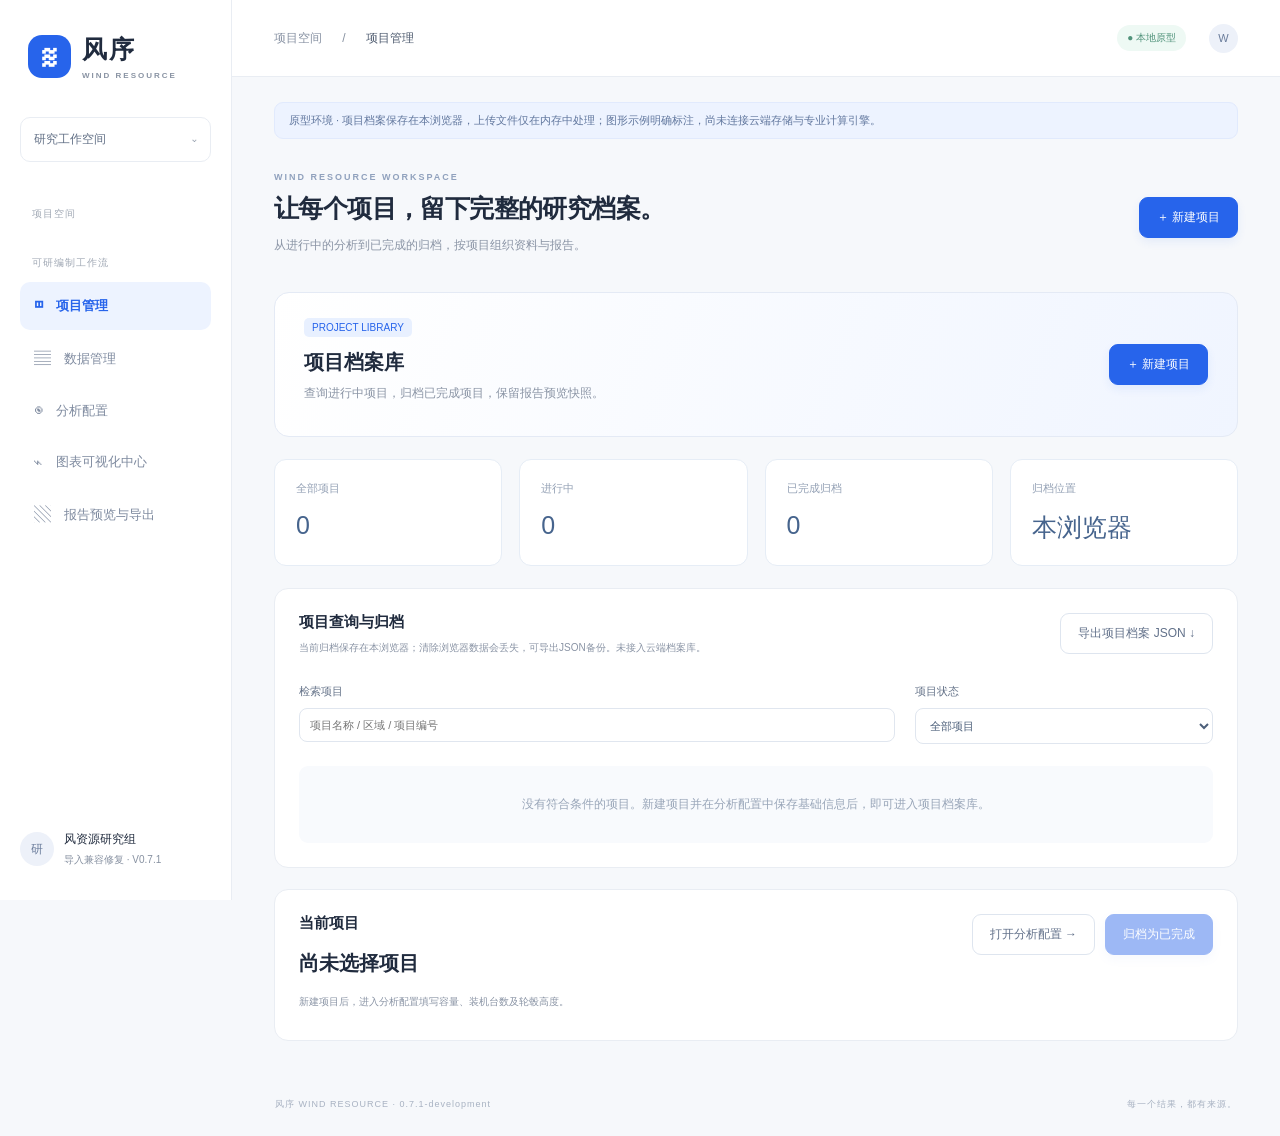
<file: index.html>
<!doctype html><html lang="zh-CN"><head><meta charset="UTF-8"><meta name="viewport" content="width=device-width,initial-scale=1"><title>风序 · 风资源分析工作台 V0.4</title><link rel="stylesheet" href="style.css"></head><body>
<aside><a class="brand" href="#overview"><span class="logo">≋</span><div>风序 <small>WIND RESOURCE</small></div></a><div class="workspace">研究工作空间 <span>⌄</span></div><div class="navlabel">项目空间</div><nav><div class="navlabel">可研编制工作流</div><button data-page="overview" class="active">◫ <span>项目管理</span></button><button data-page="data">▤ <span>数据管理</span></button><button data-page="analysis">◉ <span>分析配置</span></button><button data-page="charts">⌁ <span>图表可视化中心</span></button><button data-page="report">▧ <span>报告预览与导出</span></button></nav><div class="asidebottom"><span class="avatar">研</span><div>风资源研究组<small>导入兼容修复 · V0.7.1</small></div></div></aside>
<div class="shell"><header><div>项目空间 <span class="muted">/</span> <b id="breadcrumb">项目信息</b></div><div class="headerRight"><span class="pill">● 本地原型</span><span class="avatar small">W</span></div></header><main><div class="notice">原型环境 · 项目档案保存在本浏览器，上传文件仅在内存中处理；图形示例明确标注，尚未连接云端存储与专业计算引擎。</div><section class="projectline"><div><div class="eyebrow">WIND RESOURCE WORKSPACE</div><h1 id="pageTitle">让每一份风数据，成为可靠的决策。</h1><p id="pageDesc">从数据到图表，再到可研报告，在一个工作空间内完成。</p></div><button class="primary" id="topAction">＋ 导入测风数据</button></section>
<section id="overview" class="page active"><div class="projectcard"><div><span class="tag">PROJECT LIBRARY</span><h2>项目档案库</h2><p>查询进行中项目，归档已完成项目，保留报告预览快照。</p></div><button class="primary" id="newProject">＋ 新建项目</button></div><div class="archiveCounts" id="archiveCounts"></div><article class="card"><div class="cardhead"><div><h3>项目查询与归档</h3><p>当前归档保存在本浏览器；清除浏览器数据会丢失，可导出JSON备份。未接入云端档案库。</p></div><button class="outline" id="archiveExport">导出项目档案 JSON ↓</button></div><div class="archiveFilters"><label>检索项目<input id="projectSearch" type="search" placeholder="项目名称 / 区域 / 项目编号"></label><label>项目状态<select id="projectStatus"><option value="all">全部项目</option><option value="draft">进行中</option><option value="completed">已完成归档</option></select></label></div><div id="projectArchiveList" class="tablewrap"></div></article><article class="card"><div class="cardhead"><div><h3>当前项目</h3><h2 id="projectNameDisplay">尚未选择项目</h2><p id="activeProjectNote">新建项目后，进入分析配置填写容量、装机台数及轮毂高度。</p></div><div class="projectActions"><button class="outline" data-go="analysis">打开分析配置 →</button><button class="outline" id="cloneProject" hidden>复制为新项目</button><button class="primary" id="completeProject">归档为已完成</button></div></div></article><div hidden><div id="metrics"></div><select id="mast"><option>示例测风塔 T01 · 80m</option></select><div id="templateMap"></div></div></section>
<section id="data" class="page"><div class="fourgrid" id="slots"></div><article class="card"><div class="cardhead"><div><h3>本地数据预检</h3><p>CSV / TXT 预览与字段映射；本原型不解析 Excel，生产版计划支持 XLSX。</p></div><button class="textbtn" id="sampleDownload">下载 CSV 示例 ↓</button></div><div class="formgrid"><label>数据阶段<select id="stage"><option value="raw">原始测风数据</option><option value="qc">质控后测风数据</option><option value="final">订正外推到轮毂高度的数据</option><option value="mesoscale">中尺度数据</option></select></label><label>选择文件<input type="file" id="file" accept=".csv,.txt,.xlsx,.xls"></label><label>文件时间口径<select id="timezone"><option value="8">北京时间 UTC+08:00</option><option value="0">UTC</option></select></label><label>采样步长（分钟）<input type="number" id="interval" min="1" value="10"></label></div><div id="fileStatus" class="empty">尚未选择文件。支持逗号、制表符或分号分隔的 UTF-8 文本。</div><div id="mapping" hidden><div class="formgrid"><label>时间列<select id="timecol"></select></label><label>风速列（m/s）<select id="speedcol"></select></label><label>方向列（°，可选）<select id="dircol"></select></label><label>质量列（可选；0/valid 为有效）<select id="qccol"></select></label></div><button id="inspect" class="primary">运行本地预检</button><div id="preview" class="tablewrap"></div></div></article><article id="preflight" class="card" hidden></article></section>
<section id="analysis" class="page"><div id="analysisArchiveHint" class="hint warning" hidden>正在查阅已完成项目，配置为只读。请返回项目管理，复制为新项目后继续分析。</div><article class="card profileCard"><div class="cardhead"><div><h3>项目基础信息与装机方案</h3><p>集中维护项目名称、容量、装机台数；下方设置轮毂高度及分析时段。</p></div><span class="tag">关联项目档案</span></div><form id="projectForm"><div class="formgrid"><label>项目名称<input id="projectName" placeholder="请输入项目名称" maxlength="100" required></label><label>项目阶段<select id="projectStage"><option>可行性研究</option><option>预可行性研究</option><option>可研复核</option><option>投标方案</option></select></label><label>所属区域<input id="region" placeholder="省 / 市 / 县" maxlength="100"></label><label>规划容量（MW）<input id="capacity" type="number" min="0.1" step="0.1" placeholder="待填写"></label><label>装机台数<input id="turbineCount" type="number" min="1" max="10000" step="1" placeholder="待填写"></label><label>场址海拔（m）<input id="elevation" type="number" min="-500" max="9000" placeholder="待填写"></label><label>地形类型<select id="terrain"><option>山地 / 复杂地形</option><option>丘陵</option><option>平原 / 简单地形</option><option>待确认</option></select></label></div><label>资料局限与复核重点<textarea id="projectNotes" rows="3" maxlength="1000" placeholder="例如：安装报告待补，部分通道高度需核实。"></textarea></label><button class="primary wide" type="submit">保存项目基础信息</button></form></article><div class="twocol"><article class="card"><div class="cardhead"><div><h3>分析参数</h3><p>先确定数据阶段，再确定统计口径。</p></div><span class="tag soft">配置草稿</span></div><form id="configForm"><div class="formgrid"><label>测风年开始<input type="date" id="start" value="2024-01-01" required></label><label>测风年结束（不含）<input type="date" id="end" value="2025-01-01" required></label><label>目标轮毂高度（m）<input type="number" id="height" value="125" min="1" max="500" required></label><label>风向扇区<select id="sectors"><option>16</option><option>12</option><option>8</option></select></label></div><label class="fieldtitle">长序列回溯窗口</label><div class="segments" id="windows"><button type="button" data-years="10">近 10 年</button><button type="button" data-years="20" class="selected">近 20 年</button><button type="button" data-years="30">近 30 年</button></div><div id="windowPreview" class="hint"></div><label class="fieldtitle">参数计算与来源配置（草稿）</label><div class="formgrid"><label>密度资料来源<select id="densityMethod"><option value="measured">塔实测温压</option><option value="station">气象站推算</option><option value="mesoscale">中尺度资料</option><option value="pending">资料待补</option></select></label><label>切变取用依据<select id="shearMethod"><option value="paired">同期多高度拟合</option><option value="borrowed">借用塔切变（待核验）</option><option value="pending">资料待补</option></select></label><label>长期相关性分组<select id="correlationMode"><option value="overall">总体相关</option><option value="sectors">总体＋分扇区相关</option></select></label><label>规范状态<input value="待提供并审核；专业判级未启用" readonly></label></div><label class="fieldtitle">数据处理路径</label><label class="radio"><input type="radio" name="path" value="final" checked> 使用已订正、已外推的最终数据 <small>跳过订正与外推</small></label><label class="radio"><input type="radio" name="path" value="raw"> 从测风数据建立处理流程 <small>引擎待实现</small></label><div class="hint warning">专业方法状态：待规范审核。密度、切变、Weibull、湍流、相关性等可浏览合成图形方案；真实文件的专业计算尚未接入。</div><button class="primary wide" type="submit">保存配置并进入图表中心 →</button></form></article><article class="card"><h3>本次分析的输出与规范状态</h3><div class="outputlist"><div><b>01 · 数据质量</b><p>完整率、有效率、删除与插补统计</p></div><div><b>02 · 风况特征</b><p>月变化、日变化、频率与玫瑰图</p></div><div><b>03 · 长序列分析</b><p>同期对齐、16扇区相关与年际变化</p></div><div><b>04 · 报告草稿</b><p>绑定第2章，保留待补字段与来源</p></div></div><div class="hint">窗口默认以测风年结束日期为锚点，向前回溯日历年。数据不足时需披露实际覆盖，不能将短序列标为完整30年。</div><button class="outline wide" id="configDownload">下载配置 JSON ↓</button></article></div></section>
<section id="charts" class="page"><div class="boardTabs" id="chartBoardTabs" role="tablist" aria-label="图表板块"></div><div class="vizSummary"><div><span class="eyebrow">VISUAL ANALYSIS LIBRARY</span><h2>风参数图谱</h2><p>从基础参数到轮毂成果，按可研论证主线组织。</p></div><div><span class="tag">按可研顺序组织</span> <span class="tag soft">可导出 SVG / CSV</span></div></div><div class="vizlayout"><article class="card chartcatalog"><div class="cataloghead"><h3>图表目录</h3><input id="chartSearch" type="search" placeholder="搜索参数或图表…" aria-label="搜索图表"></div><div id="chartTabs"></div></article><div class="vizmain"><article class="card"><div class="vizfilters"><label>数据来源类型<select id="previewSource"><option value="mesoscale">长期中尺度数据</option><option value="mast">测风塔数据</option></select></label><label>数据来源<select id="chartSource"><option value="example">合成示例 · 浏览图形方案</option><option value="imported">真实导入 · 已确认资料</option></select></label><label>数据阶段<select id="vizStage"><option value="raw">原始测风数据</option><option value="qc">质控后测风数据</option><option value="final">订正外推到轮毂高度的数据</option><option value="mesoscale">中尺度数据</option></select></label><label>显示对象<select id="vizObject"><option value="T01">示例 T01 · 80 m</option><option value="T02">示例 T02 · 90 m</option><option value="hub">示例轮毂 · 125 m</option></select></label></div><div class="previewRange"><label>预览开始<input id="previewStart" type="date" value="2024-01-01"></label><label>预览结束（不含）<input id="previewEnd" type="date" value="2025-01-01"></label><button class="outline" id="applyPreview">应用时间范围</button><span id="rangeState" role="status"></span></div><div id="contextHint" class="contextnote"></div><div class="cardhead"><div><div id="chapterBinding" class="eyebrow"></div><h3 id="chartTitle"></h3><p id="chartSubtitle"></p></div><span class="tag soft" id="sourceBadge">合成示例</span></div><div id="sectorFilter" hidden><label>相关性分组（示例）<select id="corrSector"><option value="all">总体</option><option value="0">N</option><option value="4">E</option><option value="8">S</option><option value="12">W</option></select></label></div><div id="chartStats" class="chartStats"></div><div id="mainChart" class="chart large"></div><div id="chartNote" class="hint"></div><div class="charttoolbar"><button class="outline" id="svgDownload">下载图形 SVG ↓</button><button class="outline" id="csvDownload">下载当前结果 CSV ↓</button><button class="textbtn" id="toggleTable" aria-expanded="true">收起数据表</button></div><div id="chartTable" class="tablewrap"></div></article><article class="card"><h3>资料要求与报告位置</h3><div id="requirements"></div><button class="outline" id="jumpReport">查看对应报告章节 →</button></article></div></div></section>
<section id="report" class="page"><div id="archiveState" class="hint warning" hidden>当前为已完成项目的本地归档查阅模式；基础配置只读，原始数据不在归档中。</div><div class="reportintro hint">模板 V0.2：依据 → 背景 → 测风与质量 → 基础参数 → 长期代表性 → 轮毂成果 → 极值 → 灾害 → 评价。黄色为待补项；专业图形示例不进入正式结论。</div><div class="reporttoolbar"><div class="reportType"><label>报告类型<select id="reportType"><option value="feasibility">风电可行性研究 · 第2章风能资源</option><option disabled>预可研模板（后续扩展）</option><option disabled>专项评估模板（后续扩展）</option></select></label><label>导出格式<select id="reportFormat"><option value="html">HTML可读草稿</option><option disabled>正式DOCX（未接入）</option><option disabled>PDF（未接入）</option></select></label></div><span class="tag amber" id="reportArchiveTag">当前可研草稿 · 未审</span><button class="primary" id="reportDownload">下载报告预览 HTML ↓</button></div><div class="reportlayout"><article class="card chapters"><h3>第2章 · 风能资源</h3><div id="chapterList"></div></article><article class="paper"><div class="paperbrand">风资源可行性研究 · 设计预览</div><h2 id="chapterTitle"></h2><div id="chapterBody"></div><footer>标准模板 V0.2 <span>草稿 / 待人工复核</span></footer></article></div></section>

</main><footer class="appfooter">风序 WIND RESOURCE <span>每一个结果，都有来源。</span></footer></div><div id="toast" role="status"></div><script src="app.js"></script><script src="viz-v03.js"></script><script src="workspace-v04.js"></script><script src="channel-library.js"></script><script src="data-core.js"></script><script src="xlsx-input.js"></script><script src="data-import-v05.js"></script><script src="channel-recognition-ui.js"></script><script src="standard-channels.js"></script><script src="upload-flow-v07.js"></script><script src="import-repair.js"></script></body></html>
</file>
<file: style.css>
:root{--blue:#2764eb;--ink:#202b3e;--muted:#8791a1;--line:#e9edf3;--bg:#f6f8fb}*{box-sizing:border-box}body{margin:0;color:var(--ink);background:var(--bg);font-family:-apple-system,BlinkMacSystemFont,"Segoe UI","PingFang SC","Microsoft YaHei",sans-serif;font-size:14px}button,input,select{font:inherit}button,a,input,select{outline-offset:4px}button{cursor:pointer;transition:.18s}button:hover{filter:brightness(.96)}a{color:inherit;text-decoration:none}aside{width:232px;position:fixed;inset:0 auto 0 0;background:white;border-right:1px solid var(--line);padding:33px 20px;display:flex;flex-direction:column}.brand{display:flex;align-items:center;gap:11px;padding:0 8px;font-size:25px;font-weight:700;letter-spacing:2px}.logo{display:grid;place-items:center;width:43px;height:43px;border-radius:14px;background:var(--blue);color:white;font-size:35px}.brand small{display:block;font-size:8px;letter-spacing:2px;color:#8993a3;margin-top:5px}.workspace{margin:37px 0 22px;padding:13px;border:1px solid var(--line);border-radius:10px;font-size:12px;color:#627086}.workspace span{float:right}.navlabel{text-transform:uppercase;color:#a1a9b5;font-size:10px;margin:23px 12px 12px;letter-spacing:1px}nav button{border:0;background:none;color:#7e8a9f;width:100%;text-align:left;padding:14px;border-radius:10px;margin:3px 0;display:flex;gap:13px;align-items:center;font-size:17px}nav button span{font-size:13px}nav button.active{color:var(--blue);background:#edf3ff;font-weight:600}nav i{font-size:10px;font-style:normal;margin-left:auto;background:#e5ecf8;padding:2px 6px;border-radius:4px}.asidebottom{margin-top:auto;display:flex;gap:10px;align-items:center;font-size:12px}.asidebottom small{display:block;color:var(--muted);font-size:10px;margin-top:5px}.avatar{display:grid;place-items:center;background:#edf1f9;color:#6a7c9b;border-radius:50%;width:34px;height:34px}.avatar.small{width:29px;height:29px;font-size:11px}.shell{margin-left:232px}header{height:77px;background:#fff;border-bottom:1px solid var(--line);padding:0 42px;display:flex;align-items:center;justify-content:space-between;font-size:12px;color:#8892a3}header b{color:#4f5c70;font-weight:500}header .muted{margin:0 17px}.headerRight{display:flex;align-items:center;gap:23px}.pill{font-size:10px;color:#51937b;background:#eef9f4;padding:6px 10px;border-radius:20px}main{max-width:1510px;margin:auto;padding:25px 42px 20px}.notice{background:#edf3ff;color:#61779e;border:1px solid #e1eafd;padding:10px 14px;border-radius:9px;font-size:11px}.projectline{display:flex;justify-content:space-between;align-items:center;margin:33px 0 28px;gap:16px}.eyebrow{font-size:9px;letter-spacing:2px;color:#90a1bd;font-weight:600}h1{font-size:26px;letter-spacing:-.6px;font-weight:650;margin:10px 0}p{line-height:1.8;color:#8a94a5;font-size:12px;margin:7px 0}h2{font-size:20px;font-weight:600}h3{font-size:15px;font-weight:600;margin:0 0 7px}.primary,.outline{border-radius:9px;padding:11px 17px;font-size:12px;white-space:nowrap}.primary{background:var(--blue);color:white;border:1px solid var(--blue);box-shadow:0 4px 10px #2764eb15}.outline{background:white;color:#62718a;border:1px solid #dee5ef}.textbtn{background:none;border:0;color:var(--blue);font-size:11px}.wide{width:100%;margin-top:16px}.page{display:none}.page.active{display:block}.projectcard{display:flex;align-items:center;justify-content:space-between;gap:20px;background:linear-gradient(110deg,#fff,#f0f5ff);border:1px solid #e4eaf5;border-radius:15px;padding:25px 29px}.projectcard h2{margin:12px 0 5px}.dot{margin:0 10px;color:#bec7d4}.tag{font-size:10px;border-radius:5px;padding:4px 8px;background:#e8f0ff;color:var(--blue);font-weight:400;display:inline-block}.tag.soft{color:#7184a3;background:#f0f4fa;margin-left:7px}.tag.amber{background:#fff5dc;color:#b48b2a}.projectmeta{color:#8c99ab;font-size:10px;min-width:220px}.projectmeta select{margin-top:9px}.metrics{display:grid;grid-template-columns:repeat(4,1fr);gap:17px;margin:22px 0}.metric{background:#fff;padding:20px;border:1px solid var(--line);border-radius:13px}.metriclabel{color:#8d98aa;font-size:11px;display:flex;justify-content:space-between}.metric strong{font-size:29px;letter-spacing:-1px;font-weight:600;display:inline-block;margin-top:14px}.metric strong small{font-size:11px;color:#a0aabd;font-weight:400;margin-left:7px;letter-spacing:0}.metric p{font-size:10px;margin-top:8px}.twocol{display:grid;grid-template-columns:1.65fr 1fr;gap:20px}.card{background:white;border:1px solid var(--line);border-radius:14px;padding:24px;margin-bottom:21px;min-width:0}.cardhead{display:flex;justify-content:space-between;align-items:flex-start;gap:15px}.cardhead p{font-size:10px;margin:5px 0}.chart{width:100%;margin:14px 0 0}.chart svg{width:100%;height:auto;display:block}.legend{font-size:10px;color:#8694ab;display:flex;gap:8px;align-items:center}.bluepoint{width:6px;height:6px;background:var(--blue);border-radius:50%}.legendnote{margin-left:auto;font-size:9px;color:#aab3c0}.checklist>div{display:flex;gap:13px;margin:24px 0}.checklist b{font-size:12px;font-weight:500}.checklist p{font-size:10px}.step{border-radius:50%;width:27px;height:27px;display:grid;place-items:center;background:#f1f5fc;color:#899aba;font-size:11px;flex-shrink:0}.pipeline{display:flex;align-items:center;justify-content:space-between;margin-top:27px;gap:14px}.pipeline div{flex:1}.pipeline em{font-size:10px;color:#91a9d3;font-style:normal;display:block;margin-bottom:9px}.pipeline b{font-size:12px;font-weight:500}.pipeline p{font-size:10px}.pipeline>span{color:#c4cddd;margin-right:24px}.fourgrid{display:grid;grid-template-columns:repeat(4,1fr);gap:16px}.slot{background:white;border:1px dashed #cbd7eb;border-radius:13px;padding:20px;margin-bottom:20px}.slot .fileicon{font-size:23px;color:#8fa8d5}.slot h3{font-size:12px;margin:15px 0 8px}.slot p{font-size:10px;overflow-wrap:anywhere}.formgrid{display:grid;grid-template-columns:1fr 1fr;gap:20px;margin:23px 0}label{color:#657389;font-size:11px;display:block}input,select{display:block;width:100%;padding:10px;border:1px solid #e0e6ef;border-radius:8px;background:#fff;color:#4c5f7a;margin-top:9px;min-width:0}input[type=file]{font-size:10px;padding:8px}.fieldtitle{margin:24px 0 11px}.segments{display:flex;gap:6px;background:#edf1f7;padding:4px;border-radius:10px;width:fit-content}.segments button{border:0;padding:9px 17px;border-radius:7px;background:transparent;color:#8190a7;font-size:12px}.segments .selected{background:white;color:#2764eb;box-shadow:0 1px 4px #22335510}.hint{font-size:11px;line-height:1.9;background:#f4f7fc;color:#7c8da7;padding:14px;border-radius:9px;margin:17px 0}.hint.warning{background:#fffaed;color:#a38950}.radio{display:flex;align-items:center;gap:10px;padding:13px;border:1px solid var(--line);border-radius:8px;margin:10px 0;flex-wrap:wrap}.radio input{width:auto;margin:0}.radio small{font-size:10px;color:#9ca8ba;margin-left:auto}.outputlist>div{padding:22px 0;border-bottom:1px solid var(--line)}.outputlist b{font-size:12px;font-weight:500}.outputlist p{font-size:11px}.empty{background:#f8fafd;padding:30px;text-align:center;border-radius:9px;font-size:12px;color:#98a5b8}.tablewrap{overflow:auto;margin-top:20px}table{border-collapse:collapse;width:100%;font-size:11px;white-space:nowrap}th{text-align:left;background:#f7f9fc;color:#7c8da6;font-weight:500}td,th{padding:12px;border-bottom:1px solid var(--line)}.charttoolbar,.reporttoolbar{display:flex;justify-content:space-between;align-items:center;gap:15px;margin-bottom:20px}.large{max-width:1000px;margin:25px auto}.reportlayout{display:grid;grid-template-columns:240px 1fr;gap:25px}.chapters{padding:23px 15px;height:fit-content}.chapters h3{padding:0 10px}.chapters button{width:100%;text-align:left;border:0;background:none;color:#8090a7;padding:13px 10px;font-size:11px;border-radius:7px;margin:4px 0}.chapters button.selected{background:#edf3ff;color:var(--blue)}.paper{background:white;box-shadow:0 5px 25px #28385606;border:1px solid #e9edf4;padding:45px 55px;min-height:650px;position:relative;border-radius:3px;margin-bottom:22px}.paperbrand{border-bottom:1px solid #d9e1ed;padding-bottom:15px;color:#99a4b5;font-size:10px;letter-spacing:2px}.paper h2{text-align:center;font-size:23px;margin:35px 0}.paper p{color:#657389;line-height:2.2;font-size:12px}.paper mark{background:#fff0a6;padding:3px 5px;color:#907634}.paper footer{border-top:1px solid #e4e9f0;font-size:10px;color:#9ca6b6;margin-top:60px;padding-top:13px;display:flex;justify-content:space-between}.templatefacts{display:flex;justify-content:space-around;margin:35px 0}.templatefacts b{font-size:30px;font-weight:500;color:#5b79aa}.templatefacts small{display:block;font-size:10px;color:#a0aabc;margin-top:12px;font-weight:400}.appfooter{padding:16px 43px 25px;color:#a8b2c2;font-size:9px;letter-spacing:1px;display:flex;justify-content:space-between}.muted{color:var(--muted)}#toast{position:fixed;bottom:28px;left:55%;transform:translateX(-50%);background:#253650;color:white;padding:13px 22px;border-radius:10px;font-size:12px;display:none;box-shadow:0 4px 25px #26395630;z-index:10}.error{color:#b86657}.success{color:#47957f}@media(min-width:1600px){main{padding-top:35px}.chart{margin-top:25px}}@media(max-width:1100px){aside{width:190px;padding:25px 12px}.shell{margin-left:190px}main{padding:22px}.twocol{grid-template-columns:1fr}.metrics{gap:10px}.metric{padding:15px}.fourgrid{grid-template-columns:1fr 1fr}h1{font-size:22px}.reportlayout{grid-template-columns:190px 1fr}.paper{padding:25px}}@media(max-width:720px){aside{position:static;width:100%;padding:16px;border-right:0}.brand{font-size:20px}.workspace,.navlabel,.asidebottom{display:none}nav{display:flex;overflow:auto;margin-top:15px}nav button{width:auto;flex-shrink:0;padding:10px}nav button span{font-size:11px}nav i{display:none}.shell{margin:0}header{padding:0 20px;height:55px}main{padding:16px}.projectline,.projectcard{align-items:flex-start;flex-direction:column}.projectline{margin:25px 0}.projectmeta{width:100%}.metrics{grid-template-columns:1fr 1fr}.fourgrid{grid-template-columns:1fr 1fr;gap:10px}.slot{padding:15px}.formgrid{grid-template-columns:1fr}.pipeline{flex-wrap:wrap}.pipeline div{flex:0 0 42%}.pipeline>span{display:none}.charttoolbar{align-items:flex-start;flex-direction:column}.segments button{padding:9px 12px}.reportlayout{grid-template-columns:1fr}.chapters{display:flex;flex-wrap:wrap}.chapters h3{width:100%}.chapters button{width:48%}.paper{padding:24px;min-height:500px}.legendnote{display:none}.card{padding:20px}.notice{line-height:1.8}.appfooter{padding:15px}.reporttoolbar{flex-wrap:wrap}}@media print{aside,header,.notice,.projectline,.appfooter,.reporttoolbar,.chapters,#toast{display:none}.shell{margin:0}.reportlayout{display:block}.paper{box-shadow:none;border:0}}
/* V0.2 template-driven workspace */
textarea{display:block;width:100%;resize:vertical;border:1px solid #e0e6ef;border-radius:9px;padding:12px;margin-top:9px;font:inherit;color:#4c5f7a}button:disabled{opacity:.45;cursor:not-allowed}.templateMap{margin:16px 0}.templateMap button{border:0;border-bottom:1px solid #eef2f7;background:none;display:flex;align-items:center;width:100%;padding:13px 0;text-align:left;font-size:11px;color:#687b96;gap:12px}.templateMap button span{color:#3e76cf;background:#edf4ff;padding:4px 7px;border-radius:5px;min-width:38px}.templateMap button small{margin-left:auto;color:#a1b0c6}.vizSummary{display:flex;align-items:center;justify-content:space-between;padding:5px 0 25px}.vizSummary h2{margin:10px 0 6px;font-size:24px}.vizlayout{display:grid;grid-template-columns:222px minmax(0,1fr);gap:20px}.chartcatalog{padding:19px 13px;height:fit-content;position:sticky;top:18px}.cataloghead{padding:0 6px 12px}.cataloghead input{font-size:11px;padding:9px}.graphgroup{font-size:10px;letter-spacing:.5px;color:#a0aec1;padding:17px 10px 8px}#chartTabs button{border:0;background:none;display:flex;width:100%;align-items:center;justify-content:space-between;text-align:left;font-size:11px;padding:12px 10px;border-radius:8px;color:#7587a2;gap:5px;margin:3px 0}#chartTabs button small{font-size:9px;color:#a6b3c6}#chartTabs button.selected{background:#edf3ff;color:#2764eb;font-weight:600}.vizmain{min-width:0}.vizfilters{display:grid;grid-template-columns:1.2fr 1fr 1fr;gap:15px;border-bottom:1px solid #edf1f7;padding-bottom:20px;margin-bottom:15px}.contextnote{font-size:10px;line-height:1.8;color:#98a6ba;margin:12px 0 24px}.chartStats{display:grid;grid-template-columns:repeat(3,minmax(0,1fr));gap:12px;margin-top:22px}.chartStats div{padding:13px;background:#f7f9fd;border-radius:9px;overflow-wrap:anywhere}.chartStats span{display:block;font-size:9px;color:#98a7ba;margin-bottom:8px}.chartStats b{font-size:12px;color:#4b6489;font-weight:500}.vizmain .large{min-height:220px}.vizmain .charttoolbar{justify-content:flex-start;flex-wrap:wrap;margin:0}.requiregrid{display:grid;grid-template-columns:1.3fr 1fr;gap:28px;margin:20px 0}.requiregrid b{font-size:11px;font-weight:500}.requiregrid p{font-size:11px}.missing{text-align:center;padding:45px 20px}.missing>span{font-size:45px;color:#abbdd7}.missing h3{color:#6d82a1;margin:12px 0}.missing p{max-width:600px;margin:15px auto 25px}.reportGraphLinks{display:flex;gap:8px;flex-wrap:wrap}.reportGraphLink{background:#f2f6ff;color:#5c79a7;border:1px solid #e0e9f8;border-radius:8px;padding:9px 12px;font-size:10px}.reportintro{margin-top:0}#sectorFilter{max-width:220px;margin-top:18px}.vizmain #chapterBinding{margin-bottom:8px}#mainChart svg{max-height:450px}.projectline h1{font-size:25px}@media(min-width:1600px){.vizlayout{grid-template-columns:240px minmax(0,1fr)}}@media(max-width:1150px){.vizlayout{grid-template-columns:190px minmax(0,1fr)}.vizfilters{grid-template-columns:1fr 1fr}.vizfilters label:first-child{grid-column:1/-1}.chartStats{gap:7px}.chartStats b{font-size:10px}}@media(max-width:850px){.vizlayout{grid-template-columns:1fr}.chartcatalog{position:static}.graphgroup{width:100%;padding-top:12px}#chartTabs{display:flex;flex-wrap:wrap;gap:5px}#chartTabs button{width:auto;border:1px solid #edf1f7;padding:9px 11px}#chartTabs button small{display:none}.vizSummary{align-items:flex-start;gap:12px}.vizSummary>div:last-child{white-space:nowrap}}@media(max-width:500px){.vizfilters{grid-template-columns:1fr}.vizfilters label:first-child{grid-column:auto}.chartStats{grid-template-columns:1fr 1fr}.chartStats div:last-child{grid-column:1/-1}.requiregrid{grid-template-columns:1fr;gap:10px}.vizSummary{flex-direction:column}.vizmain .charttoolbar{align-items:stretch}.vizmain .charttoolbar button{width:100%}.projectline h1{font-size:22px}}
/* V0.3 feasibility-review compositions */
.v03two{display:grid;grid-template-columns:1.6fr 1fr;gap:22px}.v03two.wideleft{grid-template-columns:1.8fr 1fr}.v03block{margin:25px 0 30px;min-width:0}.v03block>h3{font-size:13px;margin:0 0 17px}.v03block svg,.v03two svg{width:100%;height:auto;display:block}.v03legend{display:flex;gap:20px;flex-wrap:wrap;margin:13px 0;font-size:10px;color:#6a7e9b}.v03legend span{display:flex;align-items:center;gap:7px}.v03legend i,.v03toggles i{width:9px;height:9px;display:inline-block;border-radius:3px}.v03toggles{display:flex;gap:14px;flex-wrap:wrap;margin:24px 0}.v03toggles label{display:flex;align-items:center;gap:7px;border:1px solid #e6edf6;border-radius:8px;padding:10px}.v03toggles input{width:auto;margin:0}.v03density{display:grid;grid-template-columns:1fr 210px;gap:18px;align-items:center}.formulaCard{position:static;width:auto;inset:auto;display:block;padding:22px;background:#f4f7fd;border:1px solid #e5ecf7;border-radius:12px;height:auto;min-width:0}.formulaCard p{font-size:10px}.equation{font-size:20px;margin:23px 0;color:#416da9;white-space:nowrap}.inlineFormula{margin:20px 0;font-size:12px}.v03controls{display:flex;gap:20px;flex-wrap:wrap;margin:20px 0}.v03controls label{min-width:170px}.v03fit{background:#eef4ff;padding:14px;border-radius:8px;font-size:12px;color:#4671ad;line-height:1.8}#v03Composition{margin-top:22px;min-width:0}#v03Composition>svg{width:100%;height:auto}#v03Composition .tablewrap{margin-top:12px}.v03two>.tablewrap{align-self:center}.vizmain{overflow:hidden}@media(max-width:1200px){.v03two,.v03two.wideleft,.v03density{grid-template-columns:1fr}.v03two svg{max-height:360px}.formulaCard{padding:17px}}@media(max-width:500px){.v03controls{flex-direction:column}.v03controls label{min-width:0}.v03toggles label{width:100%}.v03fit{font-size:10px}.inlineFormula{font-size:10px}}

/* All chart pages present figures, tables, then rules. */
.presentationFigures .v03density,.presentationFigures .v03two.wideleft{grid-template-columns:1fr}
.presentationTables,.presentationRules{border-top:1px solid #e8eef7;margin-top:26px;padding-top:23px}
.presentationTables>h3,.presentationRules>h3{font-size:13px;margin-bottom:17px}
.presentationRules .formulaCard{position:static;width:auto;max-width:none}
.presentationRules .contextnote{margin:13px 0}
.presentationFigures>.tag{margin-bottom:15px}
/* V0.4 left-to-right function boards and local project archive */
.boardTabs{display:grid;grid-template-columns:repeat(4,minmax(0,1fr));gap:12px;margin:0 0 24px}.boardTabs button{display:flex;align-items:center;gap:12px;text-align:left;background:white;border:1px solid #e3eaf4;border-radius:12px;padding:17px 14px;color:#7d8ea6}.boardTabs button.selected{border-color:#79a6f8;background:#f0f5ff;color:#2868d5}.boardTabs em{font-style:normal;font-size:20px;color:#9bb5dc}.boardTabs b{font-size:12px;font-weight:600;display:block}.boardTabs small{font-size:9px;display:block;margin-top:7px;line-height:1.6}.archiveCounts{display:grid;grid-template-columns:repeat(4,minmax(0,1fr));gap:17px;margin:22px 0}.archiveCounts>div{background:white;border:1px solid #e6edf6;padding:21px;border-radius:12px}.archiveCounts span{display:block;font-size:11px;color:#94a1b5}.archiveCounts strong{display:block;font-size:25px;margin-top:15px;font-weight:500;color:#46648d}.archiveFilters{display:grid;grid-template-columns:2fr 1fr;gap:20px;margin:22px 0}.recordId{display:block;color:#a3afbf;font-size:9px;margin-top:6px}.projectActions{display:flex;gap:10px;flex-wrap:wrap}.profileCard .formgrid{grid-template-columns:repeat(3,minmax(0,1fr))}.previewRange{display:flex;align-items:end;flex-wrap:wrap;gap:16px;margin-bottom:18px;padding-bottom:18px;border-bottom:1px solid #edf1f7}.previewRange label{flex:1;min-width:150px}.previewRange>span{width:100%;font-size:10px;color:#8a9db6}.previewRange[hidden]{display:none}.reportType{display:flex;align-items:center;gap:18px;flex-wrap:wrap}.reportType label{min-width:180px}.archivedText{white-space:pre-wrap}.stationChoice{padding:15px;background:#f7f9fd;border-radius:8px;margin-bottom:18px}.stationChoice label{display:flex;align-items:center;gap:10px}.stationChoice input{width:auto;margin:0}.stationChoice span{display:block;font-size:10px;color:#94a3b8;margin-top:8px}#projectArchiveList td{vertical-align:middle}#archiveState{border:1px solid #f0e2b8}.vizfilters{grid-template-columns:repeat(2,minmax(0,1fr))}[hidden]{display:none!important}@media(max-width:1100px){.boardTabs{grid-template-columns:1fr 1fr}.profileCard .formgrid{grid-template-columns:1fr 1fr}}@media(max-width:600px){.archiveCounts{grid-template-columns:1fr 1fr}.archiveCounts strong{font-size:21px}.archiveFilters,.profileCard .formgrid{grid-template-columns:1fr}.boardTabs{gap:8px}.boardTabs button{padding:12px 9px;gap:8px}.boardTabs b{font-size:10px}.boardTabs small{font-size:8px}.boardTabs em{font-size:15px}.projectActions button{white-space:normal}.reportType{width:100%}.reportType label{min-width:0;width:100%}.vizfilters{grid-template-columns:1fr}.previewRange label{min-width:0;width:100%;flex:auto}}
/* V0.5 real file recognition */
.importControls{display:grid;grid-template-columns:repeat(3,minmax(0,1fr));gap:16px;margin:20px 0}.importEntry{border:1px solid #e4ebf5;border-radius:12px;padding:20px;margin:20px 0}.importEntry .tablewrap{max-height:200px}.realOverviewControls{padding:16px;background:#f4f7fd;border-radius:10px;display:flex;gap:20px;flex-wrap:wrap;margin:15px 0}.realOverviewControls label{min-width:180px}.realOverviewControls .contextnote{width:100%;margin:0}#realImportStatus{font-size:12px;line-height:1.9;color:#607b9e;overflow-wrap:anywhere}#realDatasetSummary{max-height:360px}#realImportEntries{max-height:850px;overflow:auto}@media(max-width:1000px){.importControls{grid-template-columns:1fr 1fr}}@media(max-width:550px){.importControls{grid-template-columns:1fr}.importEntry{padding:14px}.realOverviewControls label{min-width:0;width:100%}}
/* V0.6 explainable channel classification */
.recognitionDetail{margin:24px 0 6px;border-top:1px solid #e4ebf4;padding-top:16px}.recognitionDetail summary,.keywordLibrary summary{cursor:pointer;font-size:13px;font-weight:600;color:#52729c}.recognitionTable{max-height:430px!important}.recognitionTable th{position:sticky;top:0;z-index:1}.recognitionTable td{vertical-align:top;white-space:normal;min-width:140px}.recognitionTable td:first-child{min-width:180px;max-width:240px;overflow-wrap:anywhere}.recognitionTable td:last-child{min-width:230px;max-width:330px}.recognitionTable select,.recognitionTable input{font-size:10px;margin:0;padding:8px}.recognitionTable small{display:block;color:#8da0b8;font-size:9px;line-height:1.8;margin-top:5px}.keywordLibrary>p{margin:17px 0}.keywordLibrary .tablewrap{max-height:350px}.keywordLibrary td{white-space:normal;min-width:170px;line-height:1.7}
/* V0.7 four-file list and explicit manual mapping */
.uploadBatch{display:grid;grid-template-columns:1fr 1.3fr;gap:24px;padding:20px;background:#f5f8fd;border-radius:12px;margin:20px 0}.uploadBatch b{font-size:12px}.uploadBatch p{font-size:11px}.uploadActions{display:flex;gap:10px;flex-wrap:wrap;align-items:center}.fileButton{display:inline-flex;position:relative;overflow:hidden;cursor:pointer}.fileButton input{position:absolute;inset:0;width:100%;height:100%;opacity:0;cursor:pointer;margin:0}.uploadActions .textbtn{white-space:nowrap}#uploadFileList td{vertical-align:top}#uploadFileList small{display:block;font-size:10px;color:#90a1b6;line-height:1.8}.danger{color:#cb6868}.uploadBottom{display:flex;gap:20px;align-items:center;margin-top:20px}.uploadBottom span{font-size:10px;color:#93a3b7;line-height:1.8}#uploadFlowStatus{font-size:12px;line-height:1.9;color:#6382a7;overflow-wrap:anywhere}#channelMappingDialog{border:1px solid #dce5f3;border-radius:17px;width:min(1250px,94vw);max-height:90vh;padding:24px;background:white;color:#33465e;box-shadow:0 20px 90px #182d542e}#channelMappingDialog::backdrop{background:#23365170}.mappingDialogHeader{display:flex;justify-content:space-between;align-items:center;gap:20px}.mappingDialogHeader h2{font-size:18px}.dialogFooter{position:sticky;bottom:-24px;background:white;border-top:1px solid #e5edf7;margin-top:20px;padding:18px 0;display:flex;justify-content:space-between;align-items:center;gap:20px}#mappingDialogError{color:#b96948;font-size:11px;line-height:1.8;max-width:75%}#mappingDialogBody .tablewrap{max-height:420px}#mappingDialogBody td{vertical-align:top;min-width:130px;white-space:normal}#mappingDialogBody td:first-child{min-width:180px;max-width:230px;overflow-wrap:anywhere}#mappingDialogBody select,#mappingDialogBody input{font-size:11px;padding:8px;margin:0}#mappingDialogBody input[type=checkbox]{width:auto}#mappingDialogBody small{display:block;font-size:9px;color:#97a6bb;margin-top:7px;line-height:1.7}.standardNameCell{color:#356fbf;font:12px ui-monospace,monospace}.keywordLibrary{margin-top:20px}@media(max-width:650px){.uploadBatch{grid-template-columns:1fr}.uploadBottom{align-items:stretch;flex-direction:column}.dialogFooter{position:static;flex-direction:column;align-items:stretch}#mappingDialogError{max-width:100%}#channelMappingDialog{padding:16px}.mappingDialogHeader{align-items:flex-start}.mappingDialogHeader h2{font-size:15px}}
/* Manual recovery for files that fail before channel recognition. */
#parseRepairDialog{border:1px solid #dae5f4;border-radius:16px;padding:24px;width:min(1100px,94vw);max-height:90vh;color:#405875}#parseRepairDialog::backdrop{background:#23365170}#repairPreview{font-size:11px;line-height:1.9;background:#f5f8fc;padding:17px;max-height:320px;overflow:auto;border-radius:10px;white-space:pre;color:#627b9d}#repairError{color:#ad724c;font-size:12px;line-height:1.8;overflow-wrap:anywhere}.repairCheck{display:flex;gap:10px;align-items:center}.repairCheck input{width:auto}
</file>
